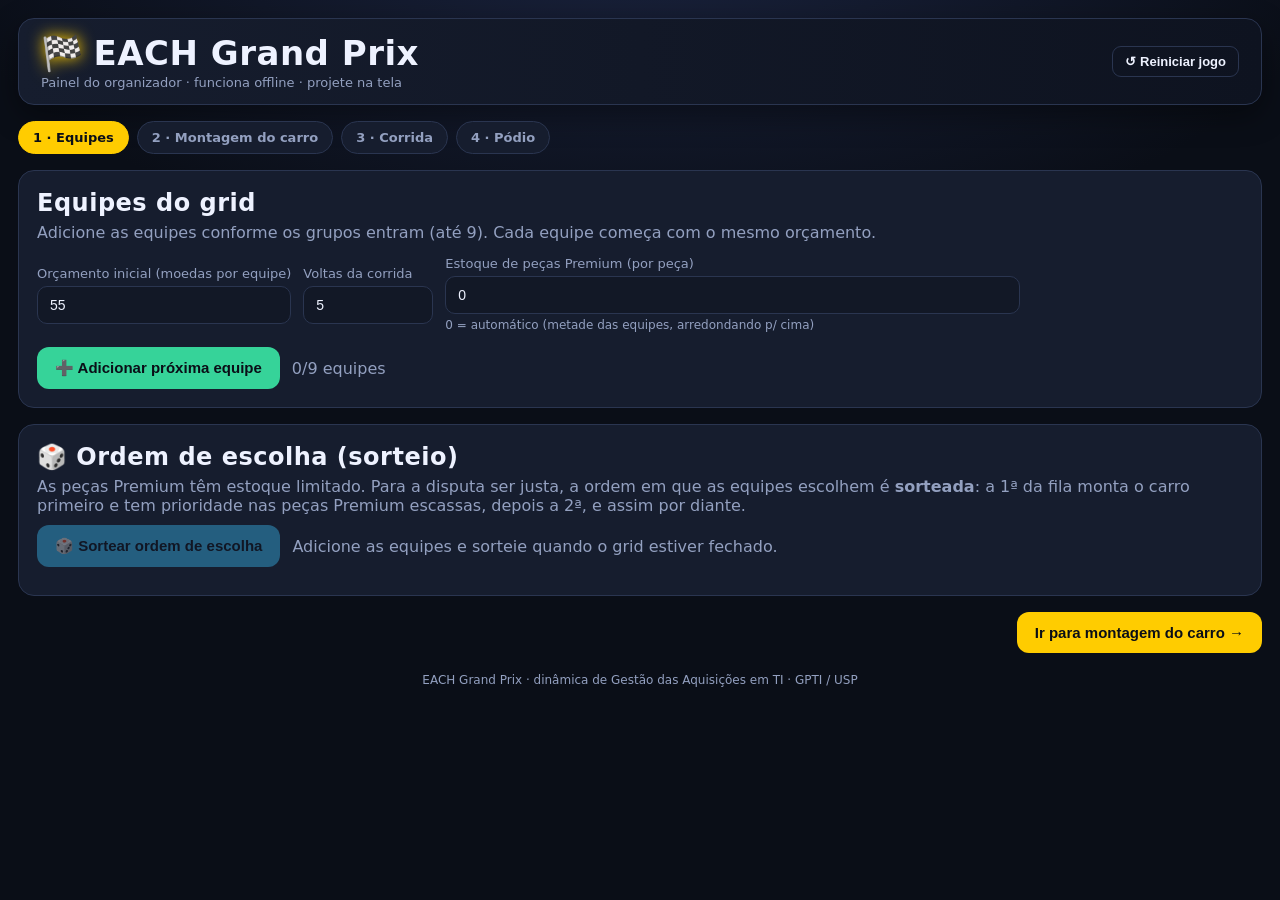
<file: index.html>
<!DOCTYPE html>
<html lang="pt-BR">
<head>
<meta charset="UTF-8" />
<meta name="viewport" content="width=device-width, initial-scale=1.0" />
<title>🏁 EACH Grand Prix</title>
<link rel="stylesheet" href="css/style.css" />
</head>
<body>
<div class="wrap">
  <header>
    <div>
      <h1><span class="flag">🏁</span> EACH Grand Prix</h1>
      <div class="sub offline-only">Painel do organizador · funciona offline · projete na tela</div>
      <div class="sub online-only">Telão do modo online · os líderes jogam pelo celular</div>
    </div>
    <div class="row">
      <a class="btn ghost sm online-only" href="./">Modo offline</a>
      <button class="btn ghost sm" id="btnReset">↺ Reiniciar jogo</button>
    </div>
  </header>

  <div class="steps">
    <div class="step active" data-step="setup">1 · Equipes</div>
    <div class="step" data-step="buy">2 · Montagem do carro</div>
    <div class="step" data-step="race">3 · Corrida</div>
    <div class="step" data-step="results">4 · Pódio</div>
  </div>

  <!-- ============ SETUP ============ -->
  <section id="view-setup">
    <div class="card online-only" id="onlineRoom">
      <div class="roomtop">
        <div>
          <h2>Entre pelo celular</h2>
          <p class="muted" style="margin:6px 0 12px">Aponte a câmera para o código ou abra o endereço abaixo e digite o código da sala.</p>
          <div class="roomcode" id="roomCode">····</div>
          <div class="roomurl" id="roomUrl"></div>
          <div class="note" id="roomStatus">Conectando...</div>
        </div>
        <div class="roomqr" id="roomQr"></div>
      </div>
      <div class="slots" id="roomSlots"></div>
    </div>

    <div class="card">
      <h2>Equipes do grid</h2>
      <p class="muted offline-only" style="margin:6px 0 14px">Adicione as equipes conforme os grupos entram (até 9). Cada equipe começa com o mesmo orçamento.</p>
      <p class="muted online-only" style="margin:6px 0 14px">As equipes aparecem acima conforme os líderes entram pelo celular. Ajuste as regras antes de abrir a montagem.</p>
      <div class="row" style="margin-bottom:14px">
        <div style="min-width:160px">
          <label>Orçamento inicial (moedas por equipe)</label>
          <input type="number" id="budgetInput" value="55" min="10" step="5">
        </div>
        <div style="min-width:130px">
          <label>Voltas da corrida</label>
          <input type="number" id="lapsInput" value="5" min="2" max="10">
        </div>
        <div style="min-width:230px">
          <label>Estoque de peças Premium (por peça)</label>
          <input type="number" id="stockInput" value="0" min="0">
          <span class="note">0 = automático (metade das equipes, arredondando p/ cima)</span>
        </div>
        <div style="min-width:200px" class="online-only">
          <label>Tempo de montagem (minutos)</label>
          <input type="number" id="buyMinutesInput" value="3" min="0.5" max="15" step="0.5">
        </div>
      </div>
      <div id="teamList" class="offline-only"></div>
      <div class="row offline-only" style="margin-top:12px">
        <button class="btn green" id="btnAddTeam">➕ Adicionar próxima equipe</button>
        <span class="muted" id="teamCount"></span>
      </div>
    </div>

    <div class="card offline-only">
      <h2>🎲 Ordem de escolha (sorteio)</h2>
      <p class="muted" style="margin:6px 0 10px">As peças Premium têm estoque limitado. Para a disputa ser justa, a ordem em que as equipes escolhem é <strong>sorteada</strong>: a 1ª da fila monta o carro primeiro e tem prioridade nas peças Premium escassas, depois a 2ª, e assim por diante.</p>
      <div class="row">
        <button class="btn blue" id="btnDraw">🎲 Sortear ordem de escolha</button>
        <span class="muted" id="draftHint">Adicione as equipes e sorteie quando o grid estiver fechado.</span>
      </div>
      <div class="draftline" id="draftLine"></div>
    </div>

    <div class="row" style="justify-content:flex-end">
      <button class="btn" id="btnToBuy">Ir para montagem do carro →</button>
    </div>
  </section>

  <!-- ============ BUY ============ -->
  <section id="view-buy" class="hide">
    <div class="card online-only" id="onlineBuy">
      <div class="row" style="justify-content:space-between;align-items:flex-start">
        <div style="flex:1;min-width:280px">
          <h2>🔧 Montagem pelo celular</h2>
          <p class="muted" style="margin:6px 0 12px">Cada líder monta o carro e dá os lances pelas peças Premium no celular. O telão só mostra quem já enviou. Os lances continuam secretos até o leilão. Quando o tempo acaba, o carro de quem não enviou vai do jeito que estiver, e peça sem escolha vai para a oficina.</p>
        </div>
        <div style="text-align:right">
          <div class="timerbig" id="buyTimer">--:--</div>
          <button class="btn sm ghost" id="btnAddMinute">+1 min</button>
        </div>
      </div>
      <div class="buystatus" id="buyStatus"></div>
      <div class="note" id="buyCount" style="margin-top:10px"></div>
    </div>

    <div class="card offline-only">
      <div class="row" style="justify-content:space-between;align-items:flex-start">
        <div>
          <h2>🔧 Montagem do carro</h2>
          <p class="muted">Siga a ordem sorteada: a equipe da vez monta o carro e tem prioridade nas peças Premium. Registre as escolhas de cada líder.</p>
        </div>
      </div>
      <div class="draftline" id="buyDraftLine"></div>
    </div>

    <div class="card offline-only">
      <div class="teamtabs" id="teamTabs"></div>
      <div class="row" style="justify-content:space-between;margin-bottom:10px">
        <div>
          <strong id="activeTeamName"></strong>
          <span class="muted" id="makeCounter"></span>
        </div>
        <div style="min-width:260px">
          <div class="row" style="justify-content:space-between">
            <span class="muted">Orçamento</span>
            <span id="budgetText"></span>
          </div>
          <div class="budgetbar" id="budgetBar"><div></div></div>
        </div>
      </div>
      <div class="parts" id="partsGrid"></div>
      <div class="row" style="justify-content:flex-end;margin-top:14px">
        <button class="btn green" id="btnLockTeam">✅ Fechar carro desta equipe</button>
      </div>
    </div>

    <div class="row" style="justify-content:space-between">
      <button class="btn ghost offline-only" id="btnBackSetup">← Voltar</button>
      <span class="online-only"></span>
      <button class="btn" id="btnToRace"><span class="offline-only">Largar corrida →</span><span class="online-only">Fazer o leilão e largar →</span></button>
    </div>
  </section>

  <!-- ============ RACE ============ -->
  <section id="view-race" class="hide">
    <div class="card">
      <div class="row" style="justify-content:space-between">
        <h2>🏎️ Volta <span id="lapNum">0</span>/<span id="lapTotal">5</span></h2>
        <div class="row">
          <button class="btn green" id="btnStartRace">🚦 Iniciar corrida</button>
          <button class="btn green hide" id="btnToResults">Ver pódio 🏆</button>
        </div>
      </div>
      <p class="muted" style="margin-top:6px" id="raceHint">Aperte "Iniciar corrida": os carros dão a volta e, ao fim de cada volta, a carta do evento aparece na tela.</p>
    </div>
    <div class="track card">
      <div id="circuitHost"></div>
      <div class="leaderboard" id="leaderboard"></div>
    </div>
    <div class="row offline-only" style="justify-content:flex-start;margin-top:16px">
      <button class="btn ghost" id="btnBackBuy">← Voltar</button>
    </div>
  </section>

  <!-- ============ RESULTS ============ -->
  <section id="view-results" class="hide">
    <div class="card">
      <h2 style="text-align:center">🏆 Pódio do EACH Grand Prix</h2>
      <div class="podium" id="podium"></div>
    </div>
    <div class="card">
      <h3 style="margin-bottom:10px">Classificação final</h3>
      <table id="resultsTable">
        <thead>
          <tr>
            <th>#</th><th>Equipe</th><th>Chegada</th><th>Pts posição</th>
            <th>Bônus orçamento</th><th>Saldo</th><th>Total</th>
          </tr>
        </thead>
        <tbody></tbody>
      </table>
      <p class="note" style="margin-top:12px">
        🏁 <strong>Pontos de posição:</strong> a ordem de chegada da corrida (em metros percorridos) vira pontos estilo F1: 1º = 25, 2º = 18, 3º = 15, 4º = 12, 5º = 10, 6º = 8, 7º = 6, 8º = 4, 9º = 2.<br>
        💰 <strong>Bônus de orçamento:</strong> +1 ponto a cada 2 moedas que sobraram (máx. +15), só para a metade de cima da chegada (com 9 equipes, os 5 primeiros; com 4, os 2 primeiros). A economia só conta se o carro for competitivo, e quem chega logo atrás do vencedor e economizou bem pode virar o título.
      </p>
    </div>
    <div class="row" style="justify-content:space-between">
      <button class="btn ghost" id="btnBackRace">← Ver corrida</button>
      <button class="btn" id="btnNewGame">🔁 Novo jogo</button>
    </div>
  </section>

  <div class="footer">EACH Grand Prix · dinâmica de Gestão das Aquisições em TI · GPTI / USP</div>
</div>


<script src="js/config.js"></script>
<script src="js/core.js"></script>
<script src="js/setup.js"></script>
<script src="js/buy.js"></script>
<script src="js/race.js"></script>
<script src="js/results.js"></script>
<script src="js/main.js"></script>
<script src="js/auction.js"></script>
<script src="js/vendor/qrcode.js"></script>
<script>
  // o modo online só carrega o Firebase quando a página abre com "?online"
  if(ONLINE){ const m=document.createElement("script"); m.type="module"; m.src="js/online-host.js"; document.body.appendChild(m); }
</script>
</body>
</html>
</file>
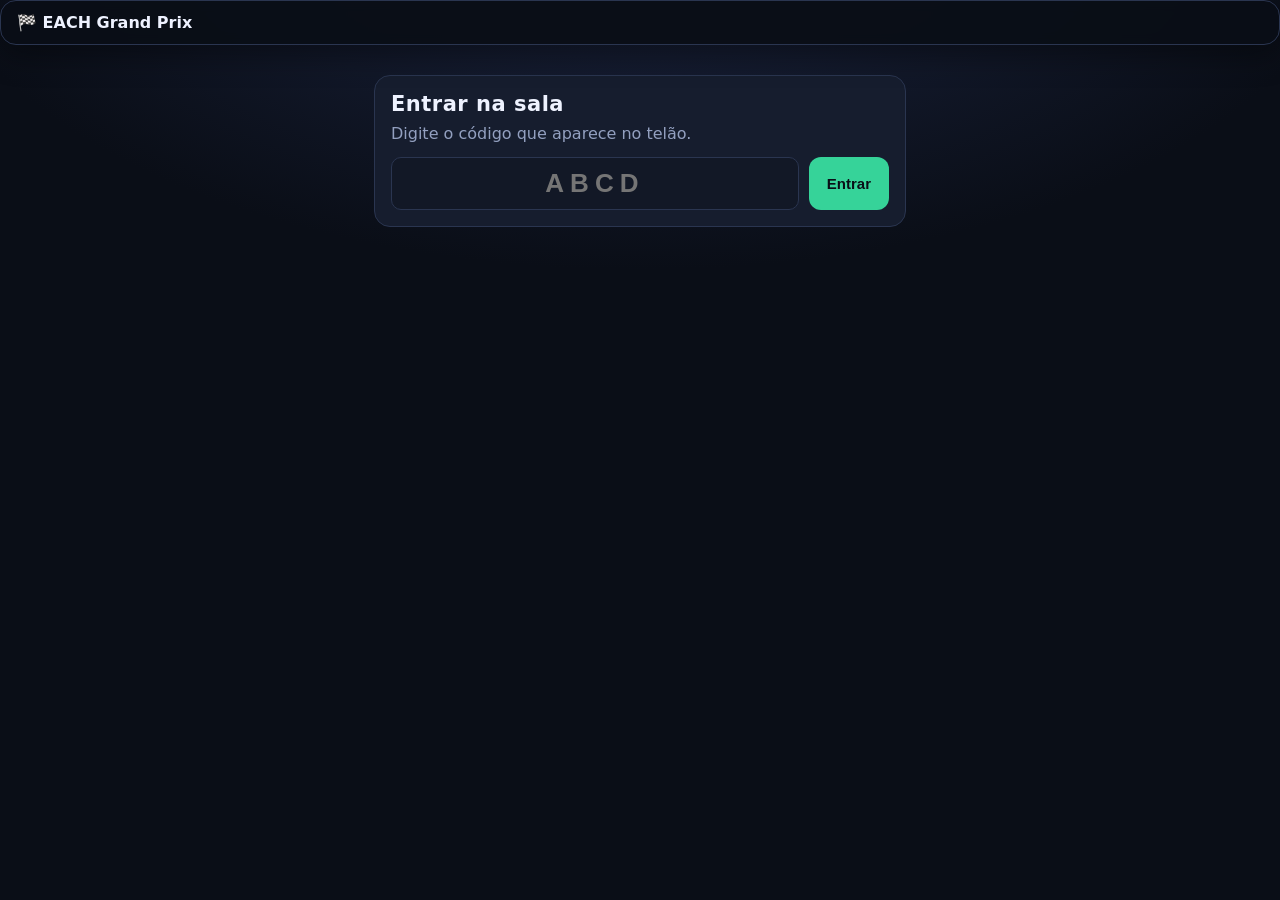
<file: jogador.html>
<!DOCTYPE html>
<html lang="pt-BR">
<head>
<meta charset="UTF-8" />
<meta name="viewport" content="width=device-width, initial-scale=1.0, viewport-fit=cover" />
<meta name="theme-color" content="#0a0e17" />
<title>EACH Grand Prix · celular</title>
<link rel="stylesheet" href="css/style.css" />
<link rel="stylesheet" href="css/jogador.css" />
</head>
<body class="phone">
<header class="ptop">
  <div class="pbrand">🏁 EACH Grand Prix</div>
  <div class="pmeta"><span id="pRoom"></span><span id="pTeamBadge"></span></div>
</header>

<main class="pwrap">
  <!-- digitar o código, quando o link veio sem ?sala= -->
  <section id="pJoin" class="hide">
    <div class="pcard">
      <h2>Entrar na sala</h2>
      <p class="muted">Digite o código que aparece no telão.</p>
      <form id="joinForm" class="joinrow">
        <input id="joinCode" maxlength="4" autocomplete="off" autocapitalize="characters" placeholder="ABCD" />
        <button class="btn green" type="submit">Entrar</button>
      </form>
    </div>
  </section>

  <!-- escolher a equipe -->
  <section id="pTeams" class="hide">
    <div class="pcard">
      <h2>Escolha a sua equipe</h2>
      <p class="muted">Só o líder do grupo entra. Cada equipe fica com um celular.</p>
      <div class="pteams" id="teamGrid"></div>
    </div>
  </section>

  <!-- mensagens de espera -->
  <section id="pWait" class="hide">
    <div class="pcard center">
      <div class="bigicon" id="waitIcon">⏳</div>
      <h2 id="waitTitle"></h2>
      <p class="muted" id="waitText"></p>
      <div id="waitExtra"></div>
    </div>
  </section>

  <!-- montar o carro -->
  <section id="pBuild" class="hide">
    <div class="pcard">
      <h2>Monte o seu carro</h2>
      <p class="muted" id="buildRules"></p>
      <details class="pinfo">
        <summary>Como funciona o leilão das peças Premium</summary>
        <p id="auctionHelp"></p>
      </details>
    </div>
    <div id="partList"></div>
    <div class="pbar">
      <div class="pbarline">
        <span id="sumPrem"></span><span id="pTimer" class="ptimer"></span><span id="sumMake"></span>
      </div>
      <div class="pbarline">
        <span>Sobra <strong id="sumLeft"></strong> de <span id="sumBudget"></span> moedas</span>
        <button class="btn green" id="btnSend">Enviar carro</button>
      </div>
      <div class="budgetbar" id="pBudgetBar"><div></div></div>
    </div>
  </section>

  <!-- corrida -->
  <section id="pRace" class="hide">
    <div class="pcard" id="aucBox"></div>
    <div class="pcard center">
      <div class="muted" id="raceLap"></div>
      <div class="bigpos" id="racePos"></div>
      <div class="muted" id="raceDist"></div>
    </div>
    <div class="pcard" id="raceCard"></div>
    <div class="pcard"><h3>Classificação</h3><div id="raceTable"></div></div>
  </section>

  <!-- pódio -->
  <section id="pResult" class="hide">
    <div class="pcard center">
      <div class="bigicon" id="resIcon"></div>
      <h2 id="resTitle"></h2>
      <div id="resBreak"></div>
    </div>
    <div class="pcard"><h3>Pódio</h3><div id="resTable"></div></div>
  </section>
</main>

<script src="js/config.js"></script>
<script src="js/auction.js"></script>
<script type="module" src="js/jogador.js"></script>
</body>
</html>
</file>
<file: css/style.css>
:root{
  --bg:#0a0e17; --bg2:#121826; --panel:#161d2e; --panel2:#1d2639;
  --line:#2a3550; --txt:#eef2ff; --muted:#93a0c0; --accent:#ffcc00;
  --green:#36d399; --red:#f87272; --blue:#3abff8;
}
*{box-sizing:border-box;margin:0;padding:0}
body{
  font-family:'Segoe UI',system-ui,sans-serif;background:
    radial-gradient(1200px 600px at 50% -10%, #1b2440 0%, var(--bg) 60%);
  color:var(--txt);min-height:100vh;padding:18px;
}
h1,h2,h3{font-weight:800;letter-spacing:.5px}
.wrap{max-width:1280px;margin:0 auto}
header{
  display:flex;align-items:center;justify-content:space-between;
  padding:14px 22px;background:linear-gradient(90deg,#161d2e,#0e1320);
  border:1px solid var(--line);border-radius:16px;margin-bottom:16px;
  box-shadow:0 10px 30px rgba(0,0,0,.4)
}
header h1{font-size:clamp(20px,3vw,34px);display:flex;gap:10px;align-items:center}
header h1 .flag{filter:drop-shadow(0 0 8px var(--accent))}
.sub{color:var(--muted);font-size:13px;margin-top:2px}
.btn{
  cursor:pointer;border:none;border-radius:12px;padding:12px 18px;
  font-weight:700;font-size:15px;color:#0a0e17;background:var(--accent);
  transition:transform .08s ease, filter .15s ease;
}
.btn:hover{filter:brightness(1.08)}
.btn:active{transform:translateY(1px)}
.btn.ghost{background:transparent;color:var(--txt);border:1px solid var(--line)}
.btn.green{background:var(--green)}
.btn.red{background:var(--red);color:#1a0505}
.btn.blue{background:var(--blue)}
.btn:disabled{opacity:.4;cursor:not-allowed;filter:none}
.btn.sm{padding:7px 12px;font-size:13px;border-radius:9px}
.card{background:var(--panel);border:1px solid var(--line);border-radius:16px;padding:18px;margin-bottom:16px}
.muted{color:var(--muted)}
.pill{display:inline-block;padding:3px 10px;border-radius:999px;font-size:12px;font-weight:700;background:var(--panel2);border:1px solid var(--line)}
.row{display:flex;gap:12px;flex-wrap:wrap;align-items:center}
.grid{display:grid;gap:14px}
.hide{display:none !important}
label{font-size:13px;color:var(--muted);display:block;margin-bottom:5px}
input,select{
  background:var(--bg2);border:1px solid var(--line);color:var(--txt);
  padding:10px 12px;border-radius:10px;font-size:14px;width:100%
}
.steps{display:flex;gap:8px;flex-wrap:wrap;margin-bottom:16px}
.step{padding:8px 14px;border-radius:999px;background:var(--panel);border:1px solid var(--line);color:var(--muted);font-size:13px;font-weight:700}
.step.active{background:var(--accent);color:#0a0e17;border-color:var(--accent)}
.step.done{background:var(--panel2);color:var(--green)}

.teamline{display:flex;gap:10px;align-items:center;padding:8px;border-radius:10px;background:var(--panel2);margin-bottom:8px}
.swatch{width:22px;height:22px;border-radius:6px;flex:none;border:2px solid rgba(255,255,255,.25)}

.teamtabs{display:flex;gap:8px;flex-wrap:wrap;margin-bottom:14px}
.teamtab{cursor:pointer;padding:9px 14px;border-radius:10px;background:var(--panel2);border:1px solid var(--line);font-weight:700;font-size:14px;display:flex;gap:8px;align-items:center}
.teamtab.active{outline:2px solid var(--accent)}
.teamtab.done{border-color:var(--green)}
.parts{display:grid;grid-template-columns:repeat(auto-fit,minmax(230px,1fr));gap:12px}
.part{background:var(--panel2);border:1px solid var(--line);border-radius:14px;padding:14px}
.part h4{font-size:16px;margin-bottom:4px}
.opts{display:grid;gap:8px;margin-top:10px}
.opt{cursor:pointer;border:1px solid var(--line);border-radius:10px;padding:9px 11px;display:flex;justify-content:space-between;align-items:center;font-size:13px;background:var(--bg2)}
.opt:hover{border-color:var(--accent)}
.opt.sel{border-color:var(--accent);background:#2a2a16}
.opt.disabled{opacity:.4;cursor:not-allowed}
.opt .k{font-weight:700}
.opt .v{color:var(--muted);font-size:12px}
.budgetbar{height:14px;border-radius:999px;background:var(--bg2);overflow:hidden;border:1px solid var(--line);margin-top:6px}
.budgetbar > div{height:100%;background:linear-gradient(90deg,var(--green),var(--accent));transition:width .25s}
.budgetbar.over > div{background:linear-gradient(90deg,var(--red),#ff4d4d)}

.track{background:#0c1120;border:1px solid var(--line);border-radius:16px;padding:16px;position:relative;overflow:hidden}
.lane{display:flex;align-items:center;gap:10px;margin:7px 0;position:relative}
.lane .name{width:200px;flex:none;font-weight:700;font-size:14px;display:flex;align-items:center;gap:8px}
.laneTrack{flex:1;height:30px;border-radius:999px;background:repeating-linear-gradient(90deg,#141a2b 0 28px,#111626 28px 30px);position:relative;border:1px solid var(--line)}
.car{position:absolute;top:50%;transform:translateY(-50%);font-size:24px;transition:left 1s cubic-bezier(.4,.1,.3,1);filter:drop-shadow(0 2px 4px rgba(0,0,0,.6));left:0}
.finishline{position:absolute;right:6px;top:0;bottom:0;width:8px;background:repeating-linear-gradient(45deg,#fff 0 6px,#000 6px 12px);border-radius:2px;opacity:.8}
.lapscore{position:absolute;right:14px;top:50%;transform:translateY(-50%);font-size:12px;font-weight:700;color:var(--accent)}
.eventbox{margin-top:14px;padding:14px 16px;border-radius:14px;background:var(--panel2);border:1px solid var(--accent);min-height:60px}
.eventbox .etitle{font-size:18px;font-weight:800;margin-bottom:4px}

.podium{display:flex;justify-content:center;align-items:flex-end;gap:14px;margin:24px 0}
.pod{width:160px;background:linear-gradient(180deg,var(--panel2),var(--panel));border:1px solid var(--line);border-radius:12px 12px 0 0;text-align:center;padding:12px;position:relative}
.pod .medal{font-size:34px}
.pod .pname{font-weight:800;margin:6px 0;font-size:15px}
.pod.p1{height:210px;border-color:var(--accent)}
.pod.p2{height:170px}
.pod.p3{height:140px}
table{width:100%;border-collapse:collapse;font-size:14px}
th,td{padding:10px 12px;text-align:left;border-bottom:1px solid var(--line)}
th{color:var(--muted);font-weight:700;font-size:12px;text-transform:uppercase;letter-spacing:.5px}
tr:hover td{background:var(--panel2)}
.tag{font-size:11px;padding:2px 8px;border-radius:999px;background:var(--panel2);border:1px solid var(--line);margin-left:6px}
.timerbig{font-size:46px;font-weight:800;font-variant-numeric:tabular-nums}
.timerbig.warn{color:var(--red)}
.arrivals{display:flex;gap:8px;flex-wrap:wrap;margin-top:10px}
.footer{text-align:center;color:var(--muted);font-size:12px;margin-top:20px}
.note{font-size:12px;color:var(--muted)}

/* ---- Pista EACH (SVG) ---- */
.track{display:flex;gap:16px;align-items:flex-start;justify-content:center}
.circuit{display:block;max-width:100%;width:auto;height:calc(100vh - 340px);min-height:420px;border-radius:14px;background:#141414}
.leaderboard{display:flex;flex-direction:column;gap:6px;min-width:250px}
.lbitem{display:flex;align-items:center;gap:6px;padding:6px 10px;border-radius:999px;background:var(--panel2);border:1px solid var(--line);font-size:13px;font-weight:700}
.lbitem .pos{color:var(--accent)}
.lbitem .sc{color:var(--muted);font-weight:600}

/* ---- Draft (ordem de escolha) ---- */
.draftline{display:flex;gap:8px;flex-wrap:wrap;margin-top:10px}
.draftpill{display:flex;align-items:center;gap:6px;padding:7px 12px;border-radius:10px;background:var(--panel2);border:1px solid var(--line);font-weight:700;font-size:14px}
.draftpill.turn{outline:2px solid var(--accent)}
.draftpill .n{color:var(--accent);font-weight:800}

/* ---- Pop-up de carta ---- */
.overlay{position:fixed;inset:0;background:rgba(5,8,14,.78);display:flex;align-items:center;justify-content:center;z-index:50;padding:20px;animation:fade .2s ease}
@keyframes fade{from{opacity:0}to{opacity:1}}
.cardpop{max-width:560px;width:100%;background:linear-gradient(180deg,var(--panel2),var(--panel));border:2px solid var(--accent);border-radius:20px;padding:26px;text-align:center;box-shadow:0 20px 60px rgba(0,0,0,.6);animation:pop .25s cubic-bezier(.2,.8,.3,1.2)}
@keyframes pop{from{transform:scale(.85);opacity:0}to{transform:scale(1);opacity:1}}
.cardpop .lap{color:var(--muted);font-size:13px;font-weight:700;text-transform:uppercase;letter-spacing:1px}
.cardpop .cicon{font-size:64px;margin:6px 0;filter:drop-shadow(0 4px 10px rgba(0,0,0,.5))}
.cardpop h3{font-size:26px;margin-bottom:8px}
.cardpop .cdesc{color:var(--txt);font-size:15px;line-height:1.5;margin-bottom:14px}
.cardpop .effbox{background:var(--bg2);border:1px solid var(--line);border-radius:12px;padding:12px 14px;text-align:left;font-size:14px;margin-bottom:18px}
.cardpop .effbox .efftitle{font-size:12px;text-transform:uppercase;letter-spacing:.5px;color:var(--muted);margin-bottom:6px}
.cardpop .eff{padding:3px 0;display:flex;gap:8px;align-items:flex-start}
.cardpop .eff .who{font-weight:700}
/* ---- Avisos (toast) ---- */
.toasts{position:fixed;top:20px;left:50%;transform:translateX(-50%);z-index:80;display:flex;flex-direction:column;gap:10px;align-items:center;pointer-events:none}
.toast{pointer-events:auto;display:flex;align-items:center;gap:12px;min-width:340px;max-width:620px;padding:14px 18px;border-radius:14px;
  background:var(--panel2);border:1px solid var(--line);border-left:6px solid var(--accent);box-shadow:0 12px 34px rgba(0,0,0,.55);
  font-size:16px;font-weight:600;animation:toastIn .25s cubic-bezier(.2,.8,.3,1.2)}
.toast .ticon{font-size:24px}
.toast.warn{border-left-color:var(--accent)}
.toast.error{border-left-color:var(--red)}
.toast.ok{border-left-color:var(--green)}
.toast.out{animation:toastOut .25s ease forwards}
@keyframes toastIn{from{transform:translateY(-16px);opacity:0}to{transform:none;opacity:1}}
@keyframes toastOut{to{transform:translateY(-16px);opacity:0}}
/* ---- Confirmação estilizada ---- */
.askpop{max-width:460px;width:100%;background:linear-gradient(180deg,var(--panel2),var(--panel));border:2px solid var(--accent);border-radius:18px;padding:24px;text-align:center;box-shadow:0 20px 60px rgba(0,0,0,.6);animation:pop .22s cubic-bezier(.2,.8,.3,1.2)}
.askpop .aicon{font-size:44px;margin-bottom:6px}
.askpop p{font-size:17px;line-height:1.45;margin-bottom:18px}
.askpop .row{justify-content:center}
/* ---- Pausa com classificação entre voltas ---- */
.standpop{max-width:520px;width:100%;background:linear-gradient(180deg,var(--panel2),var(--panel));border:2px solid var(--green);border-radius:20px;padding:22px 24px;box-shadow:0 20px 60px rgba(0,0,0,.6);animation:pop .22s cubic-bezier(.2,.8,.3,1.2)}
.standpop h3{text-align:center;font-size:22px;margin-bottom:4px}
.standpop .sub2{text-align:center;color:var(--muted);font-size:13px;margin-bottom:14px}
.standrow{display:flex;align-items:center;gap:10px;padding:7px 10px;border-radius:10px;font-weight:700;font-size:16px}
.standrow:nth-child(odd){background:rgba(255,255,255,.03)}
.standrow .p{width:34px;color:var(--accent);font-weight:800}
.standrow .pts{margin-left:auto;color:var(--muted);font-weight:600}
.standrow.top1 .p{font-size:20px}
.countbar{height:8px;border-radius:999px;background:var(--bg2);overflow:hidden;margin:16px 0 10px}
.countbar > div{height:100%;width:100%;background:var(--green);transform-origin:left;animation:countdown linear forwards}
@keyframes countdown{from{transform:scaleX(1)}to{transform:scaleX(0)}}
.standpop .foot{display:flex;justify-content:space-between;align-items:center;color:var(--muted);font-size:13px}
.cardpop .eff.good{color:var(--green)}
.cardpop .eff.bad{color:var(--red)}
.cardpop .eff.neutral{color:var(--muted)}

/* ---- Modo online (telão) ---- */
body.online .offline-only{display:none !important}
body:not(.online) .online-only{display:none !important}
a.btn{text-decoration:none;display:inline-block}
.roomtop{display:flex;gap:24px;align-items:center;justify-content:space-between;flex-wrap:wrap}
.roomcode{font-size:64px;font-weight:800;letter-spacing:12px;color:var(--accent);line-height:1}
.roomurl{margin:10px 0 6px;font-size:16px}
.roomurl a{color:var(--blue)}
.roomqr{width:220px;height:220px;background:#fff;border-radius:14px;padding:8px}
.roomqr svg{width:100%;height:100%;display:block}
.slots,.buystatus{display:grid;grid-template-columns:repeat(auto-fill,minmax(260px,1fr));gap:8px;margin-top:16px}
.slot,.bstat{display:flex;align-items:center;gap:8px;padding:10px 12px;border-radius:10px;background:var(--panel2);border:1px solid var(--line)}
.slot .swatch,.bstat .swatch{width:16px;height:16px}
.slot .sname,.bstat .sname{font-weight:700}
.slot .sstate,.bstat .sstate{margin-left:auto;font-size:13px}
.slot.taken,.bstat.done{border-color:var(--green)}
.auc{padding:8px 0;border-bottom:1px solid var(--line)}
.auc:last-child{border-bottom:none}
.auctitle{font-weight:800;margin-bottom:4px}
/* lista da montagem no telão: nome e botões em cima, situação embaixo */
.buystatus{grid-template-columns:repeat(auto-fill,minmax(330px,1fr))}
.bstat{flex-wrap:wrap;row-gap:6px}
.bstat .sname{flex:1 1 0;min-width:0}
.bstat .btn{flex:none}
.bstat .sstate{order:3;flex-basis:100%;margin-left:24px}
</file>
<file: css/jogador.css>
/* Tela do celular do líder (jogador.html). Usa as cores de style.css. */
body.phone{padding:0 0 calc(150px + env(safe-area-inset-bottom));min-height:100vh}
.ptop{position:sticky;top:0;z-index:20;display:flex;justify-content:space-between;align-items:center;gap:10px;
  padding:12px 16px;background:rgba(10,14,23,.95);border-bottom:1px solid var(--line);backdrop-filter:blur(6px)}
.pbrand{font-weight:800;font-size:16px;white-space:nowrap}
.pmeta{display:flex;flex-direction:column;align-items:flex-end;gap:2px;font-size:12px;color:var(--muted);min-width:0;text-align:right}
.pmeta span{white-space:nowrap;overflow:hidden;text-overflow:ellipsis;max-width:180px;display:flex;align-items:center;gap:6px}
.pmeta .swatch{width:12px;height:12px;border-radius:3px;flex:none}
.pwrap{max-width:560px;margin:0 auto;padding:14px}
.pcard{background:var(--panel);border:1px solid var(--line);border-radius:16px;padding:16px;margin-bottom:12px}
.pcard h2{font-size:21px;margin-bottom:6px}
.pcard h3{font-size:16px;margin-bottom:8px}
.pcard p{line-height:1.45}
.center{text-align:center}
.bigicon{font-size:52px;margin-bottom:6px}
.bigpos{font-size:56px;font-weight:800;line-height:1.1;margin:4px 0}

.joinrow{display:flex;gap:10px;margin-top:12px}
.joinrow input{font-size:26px;font-weight:800;letter-spacing:6px;text-align:center;text-transform:uppercase;flex:1}

.pteams{display:grid;gap:8px;margin-top:12px}
.pteam{display:flex;align-items:center;gap:10px;width:100%;padding:14px;border-radius:12px;border:1px solid var(--line);
  background:var(--panel2);color:var(--txt);font-size:16px;font-weight:700;text-align:left;cursor:pointer}
.pteam .swatch{width:22px;height:22px}
.pteam .st{margin-left:auto;font-size:13px;font-weight:600;color:var(--muted)}
.pteam:disabled{opacity:.4;cursor:not-allowed}

.ppart{background:var(--panel);border:1px solid var(--line);border-radius:16px;padding:14px;margin-bottom:10px}
.ppart h4{font-size:17px;margin-bottom:10px}
.popts{display:grid;gap:8px}
.popt{display:flex;justify-content:space-between;align-items:center;gap:8px;width:100%;padding:13px 14px;border-radius:12px;
  border:1px solid var(--line);background:var(--bg2);color:var(--txt);font-size:15px;text-align:left;cursor:pointer}
.popt .pl{font-weight:700}
.popt .pv{color:var(--muted);font-size:13px;text-align:right}
.popt.sel{border-color:var(--accent);background:#2a2a16}
.popt.off{opacity:.45}
.pbid{display:flex;align-items:center;justify-content:space-between;gap:10px;margin-top:10px;padding:10px 12px;
  border-radius:12px;background:#1f2a1a;border:1px dashed var(--green)}
.pbid .bl{font-size:14px}
.pbid .bc{display:flex;align-items:center;gap:10px}
.pbid .bc button{width:44px;height:44px;border-radius:12px;border:1px solid var(--line);background:var(--panel2);color:var(--txt);font-size:22px;font-weight:800;cursor:pointer}
.pbid .bc strong{min-width:28px;text-align:center;font-size:20px}

.pinfo{margin-top:10px;font-size:14px}
.pinfo summary{cursor:pointer;color:var(--accent);font-weight:700}
.pinfo p{margin-top:8px;color:var(--muted)}

.pbar{position:fixed;left:0;right:0;bottom:0;z-index:20;padding:12px 16px calc(12px + env(safe-area-inset-bottom));
  background:rgba(22,29,46,.97);border-top:1px solid var(--line)}
.pbarline{display:flex;justify-content:space-between;align-items:center;gap:10px;max-width:560px;margin:0 auto 8px;font-size:14px}
.pbar .budgetbar{max-width:560px;margin:0 auto}
.pbar .tag{margin-left:0}

.pline{display:flex;gap:8px;align-items:flex-start;padding:6px 0;font-size:15px;line-height:1.4}
.pline.good{color:var(--green)}
.pline.bad{color:var(--red)}
.pline.neutral{color:var(--muted)}
.prow{display:flex;align-items:center;gap:10px;padding:8px 10px;border-radius:10px;font-size:15px;font-weight:600}
.prow:nth-child(odd){background:rgba(255,255,255,.03)}
.prow .p{width:30px;color:var(--accent);font-weight:800}
.prow .v{margin-left:auto;color:var(--muted)}
.prow.me{outline:2px solid var(--accent)}
.cardhead{display:flex;align-items:center;gap:12px;margin-bottom:8px}
.cardhead .ci{font-size:40px}
.cardhead h3{margin:0;font-size:19px}
.breakline{display:flex;justify-content:space-between;padding:6px 0;border-bottom:1px solid var(--line);font-size:15px}
.breakline:last-child{border-bottom:none;font-weight:800}
.popt .pstock{color:var(--accent);font-weight:700}
.ptimer{font-weight:800;font-size:20px;font-variant-numeric:tabular-nums}
.ptimer.warn{color:var(--red)}
</file>
